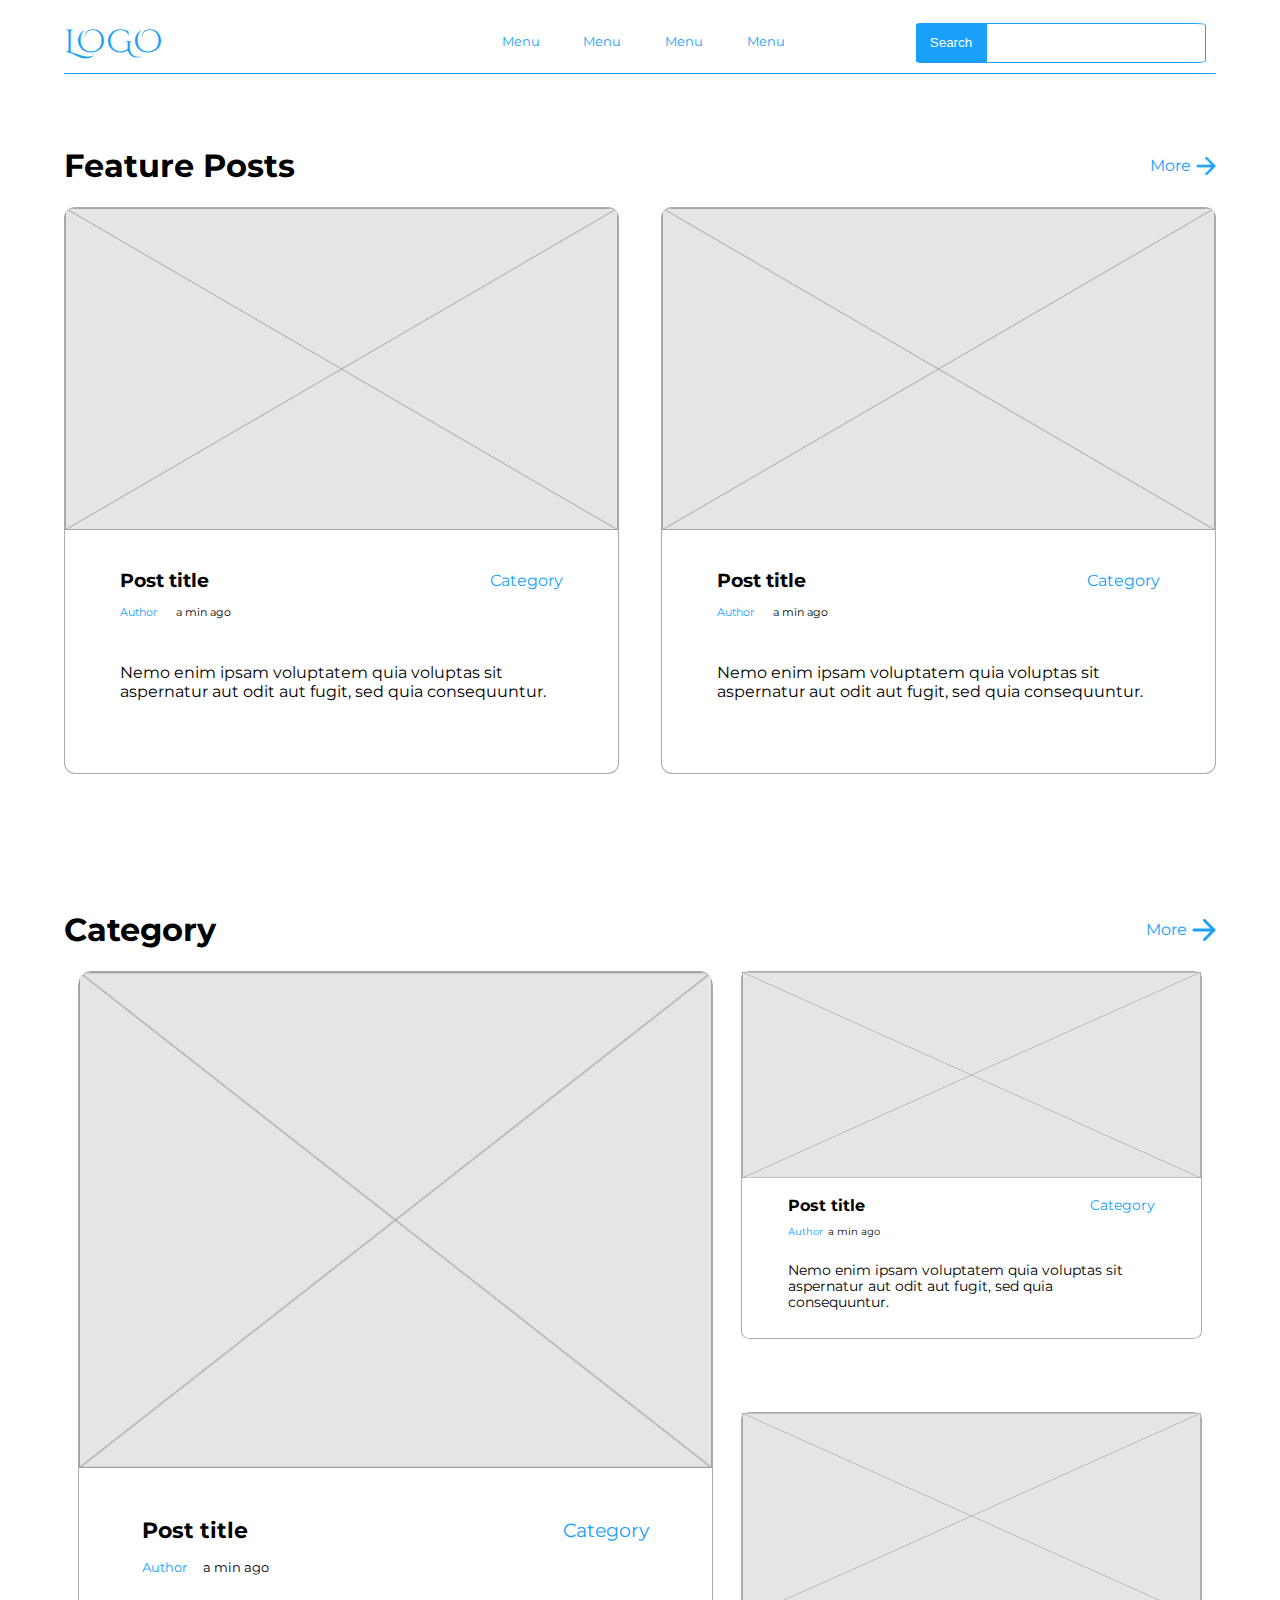
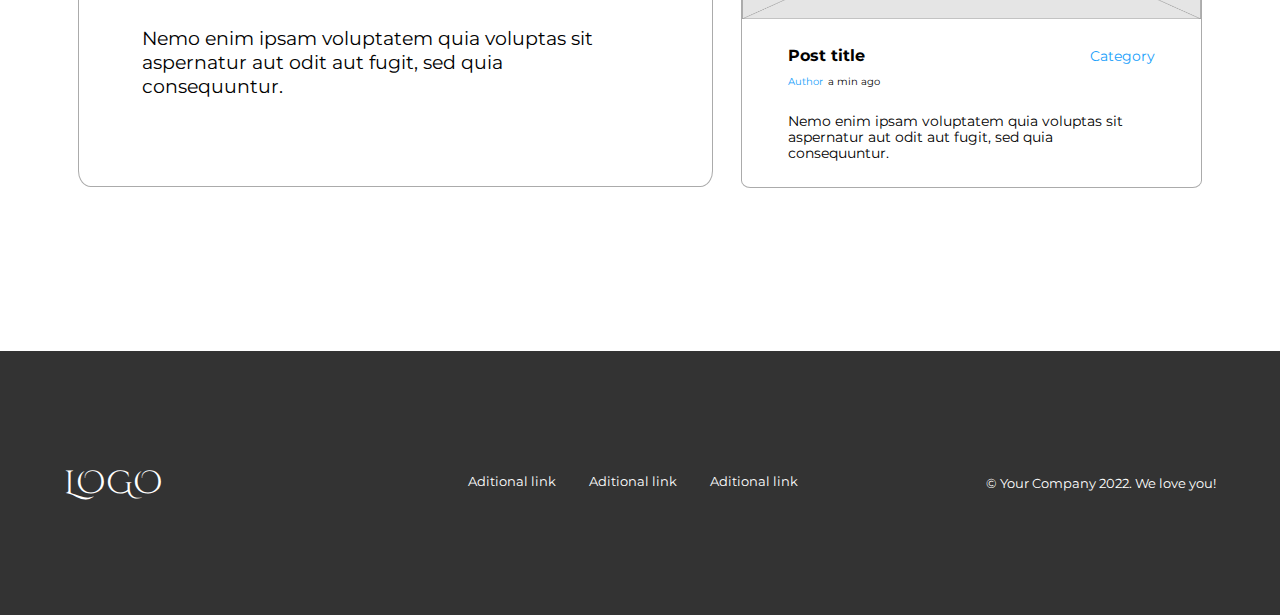
<file: Home/index.html>
<!DOCTYPE html>
<html lang="en">
  <head>
    <meta charset="UTF-8" />
    <meta name="viewport" content="width=device-width, initial-scale=1.0" />
    <title>Home</title>
    <link rel="stylesheet" href="style.css" />

    <link rel="preconnect" href="https://fonts.googleapis.com" />
    <link rel="preconnect" href="https://fonts.gstatic.com" crossorigin />
    <link
      href="https://fonts.googleapis.com/css2?family=Cinzel+Decorative:wght@400;700;900&family=Cinzel:wght@400..900&display=swap"
      rel="stylesheet"
    />
    <link rel="preconnect" href="https://fonts.googleapis.com" />
    <link rel="preconnect" href="https://fonts.gstatic.com" crossorigin />
    <link
      href="https://fonts.googleapis.com/css2?family=Cinzel+Decorative:wght@400;700;900&family=Cinzel:wght@400..900&family=Montserrat:ital,wght@0,100..900;1,100..900&display=swap"
      rel="stylesheet"
    />
  </head>
  <body>
    <header>
      <nav class="navbar">
        <div class="container-logo">
          LOGO
        </div>
        <ul class="nav-list">
          <li class="nav-item"> 
            <a href="#menu"; >Menu</a> 
          </li>
          <li class="nav-item"> 
            <a href="#menu"; >Menu</a> 
          </li>
          <li class="nav-item"> 
            <a href="#menu"; >Menu</a> 
          </li>
          <li class="nav-item"> 
            <a href="#menu"; >Menu</a> 
          </li>
        </ul>
        <div class="container-search">
          <button>Search</button
          ><input type="search" name="search" id="search" />
        </div>
      </nav>
    </header>
    <main>
      <section class="section-feature">
        <div class="container-title">
          <h1>Feature Posts</h1>
          <div class="more">
            <a href="#more"> More </a>
            <img class="flecha" src="imagenes/icono_flecha.png" alt="more">
          </div>
        </div>
        <div class="container-card1">
          <div class="card1">
            <img class="img-grande"
              src="imagenes/Rectangle.png"
              alt="img-card1"
            />
            <article class="article-grande">
              <div class="container-feature"> 
                <div class="container-title">
                  <h3>Post title</h3> 
                  <a href="#category">Category</a>
                </div>
                <div class="container-author">
                  <a class="author" href="#author">Author</a><p class="a-min-ago">a min ago</p>
                </div>
              </div>
              <p>
                Nemo enim ipsam voluptatem quia voluptas sit aspernatur aut odit aut fugit, sed quia consequuntur.
              </p>
            </article>
          </div>
          <div class="card1">
            <img class="img-grande"
              src="imagenes/Rectangle.png"
              alt="img-card1"
            />
            <article class="article-grande">
              <div class="container-feature"> 
                <div class="container-title">
                  <h3>Post title</h3> 
                  <a href="#category">Category</a>
                </div>
                <div class="container-author">
                  <a class="author" href="#author">Author</a><p class="a-min-ago">a min ago</p>
                </div>
              </div>
              <p>
                Nemo enim ipsam voluptatem quia voluptas sit aspernatur aut odit aut fugit, sed quia consequuntur.
              </p>
            </article>
          </div>
        </div>
      </section>

      
      <section class="section-category">
        <div class="container-title">
          <h1>Category</h1>
          <div class="more">
            <a href="#more">More </a>
            <img src="imagenes/icono_flecha.png" alt="more">
          </div>
        </div>
        <div class="container-card2">
          <div class="card-grande">
            <img class="img-grande-category"
              src="imagenes/Rectangle.png"
              alt="img-card1"
            />
            <article class="article-grande-column">
              <div class="container-feature"> 
                <div class="container-title">
                  <h3>Post title</h3> 
                  <a href="#category">Category</a>
                </div>
                <div class="container-author">
                  <a class="author" href="#author">Author</a><p class="a-min-ago">a min ago</p>
                </div>
              </div>
              <p>
                Nemo enim ipsam voluptatem quia voluptas sit aspernatur aut odit aut fugit, sed quia consequuntur.
              </p>
            </article>
          </div>
          <div class="container-card-column">
            <div class="card-column">
              <img class="img-column"
              src="imagenes/Rectangle.png"
              alt="img-card1"/>
              <article class="article-column">
                <div class="container-feature"> 
                  <div class="container-title">
                    <h3>Post title</h3> 
                    <a href="#category">Category</a>
                  </div>
                  <div class="container-author">
                    <a class="author" href="#author">Author</a><p class="a-min-ago">a min ago</p>
                  </div>
                </div>
                <p class="lorem-column">
                  Nemo enim ipsam voluptatem quia voluptas sit aspernatur aut odit aut fugit, sed quia consequuntur. 
                </p>
              </article>
            </div>
            <div class="card-column2">
              <img class="img-column"
              src="imagenes/Rectangle.png"
              alt="img-card1"/>
              <article class="article-column">
                <div class="container-feature"> 
                  <div class="container-title">
                    <h3>Post title</h3> 
                    <a href="#category">Category</a>
                  </div>
                  <div class="container-author">
                    <a class="author" href="#author">Author</a><p class="a-min-ago">a min ago</p>
                  </div>
                </div>
                <p class="lorem-column">
                  Nemo enim ipsam voluptatem quia voluptas sit aspernatur aut odit aut fugit, sed quia consequuntur.
                </p>
              </article>
            </div>
          </div>
        </div>
      </section>
    </main>



    <footer id="footer">
        <div class="footer-logo">
          LOGO
        </div>
        <ul class="footer-list">
          <li class="footer-item"> 
            <a href="#aditional-link"; >Aditional link</a> 
          </li>
          <li class="footer-item"> 
            <a href="#aditional-link"; >Aditional link</a> 
          </li>
          <li class="footer-item"> 
            <a href="#aditional-link"; >Aditional link</a> 
          </li>
        </ul>
        <div class="footer-company">
          © Your Company 2022. We love you!
        </div>
    </footer>
  </body>
</html>
</file>
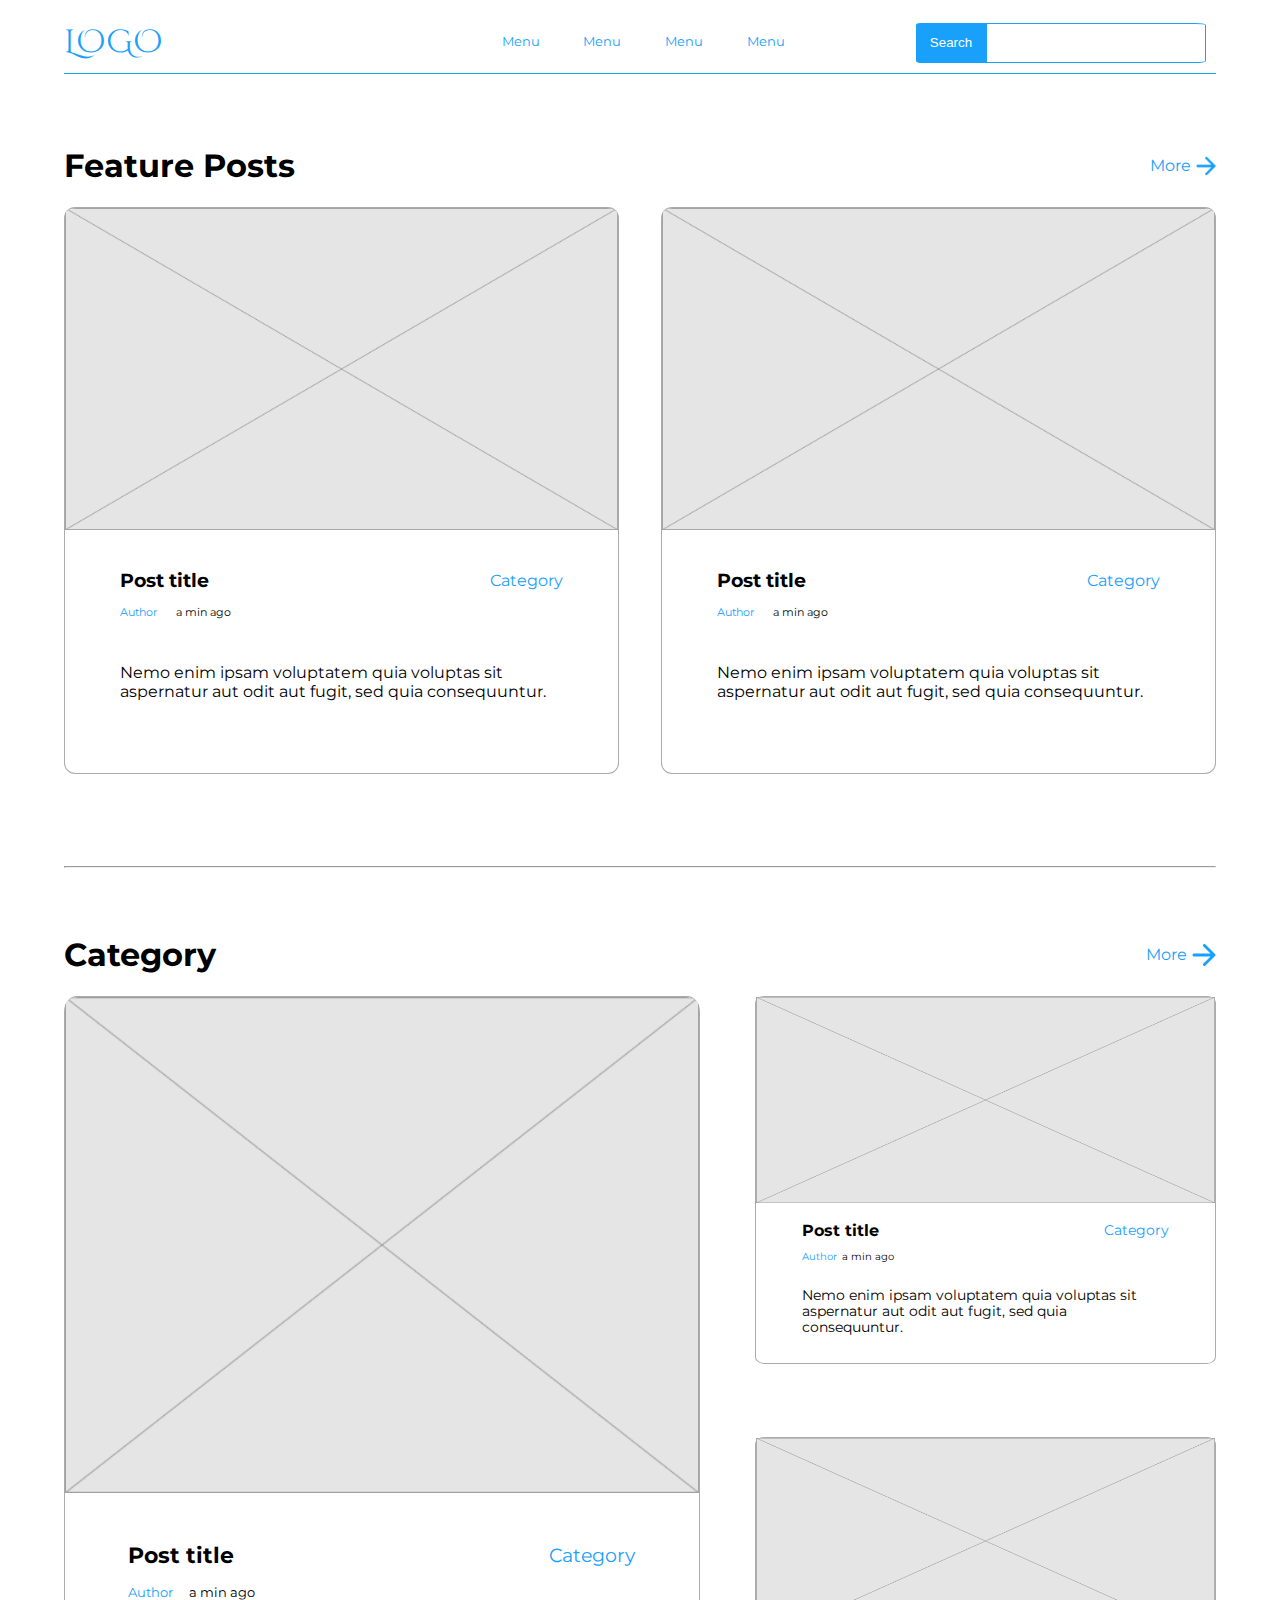
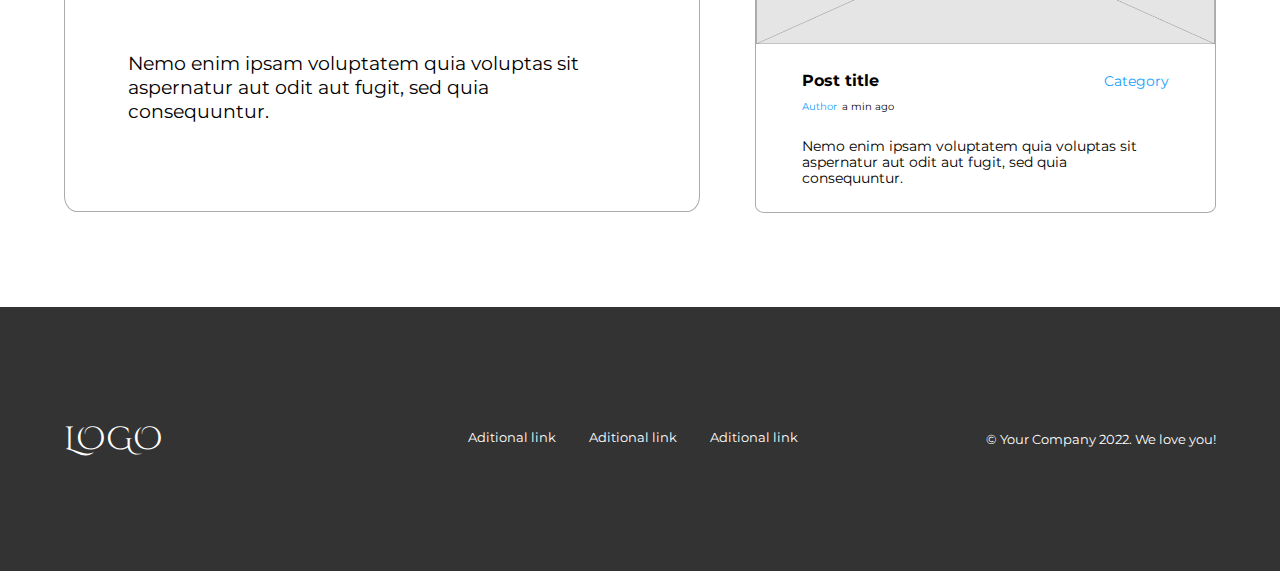
<file: home_page/index.html>
<!DOCTYPE html>
<html lang="en">
  <head>
    <meta charset="UTF-8" />
    <meta name="viewport" content="width=device-width, initial-scale=1.0" />
    <title>Home</title>
    <link rel="stylesheet" href="style.css" />

    <link rel="preconnect" href="https://fonts.googleapis.com" />
    <link rel="preconnect" href="https://fonts.gstatic.com" crossorigin />
    <link
      href="https://fonts.googleapis.com/css2?family=Cinzel+Decorative:wght@400;700;900&family=Cinzel:wght@400..900&display=swap"
      rel="stylesheet"
    />
    <link rel="preconnect" href="https://fonts.googleapis.com" />
    <link rel="preconnect" href="https://fonts.gstatic.com" crossorigin />
    <link
      href="https://fonts.googleapis.com/css2?family=Cinzel+Decorative:wght@400;700;900&family=Cinzel:wght@400..900&family=Montserrat:ital,wght@0,100..900;1,100..900&display=swap"
      rel="stylesheet"
    />
  </head>
  <body>
    <header>
      <nav class="navbar">
        <div class="container-logo">
          LOGO
        </div>
        <ul class="nav-list">
          <li class="nav-item"> 
            <a href="#menu"; >Menu</a> 
          </li>
          <li class="nav-item"> 
            <a href="#menu"; >Menu</a> 
          </li>
          <li class="nav-item"> 
            <a href="#menu"; >Menu</a> 
          </li>
          <li class="nav-item"> 
            <a href="#menu"; >Menu</a> 
          </li>
        </ul>
        <div class="container-search">
          <button>Search</button
          ><input type="search" name="search" id="search" />
        </div>
      </nav>
    </header>
    <main>
      <section class="section-feature">
        <div class="container-title">
          <h1>Feature Posts</h1>
          <div class="more">
            <a href="#more"> More </a>
            <img class="flecha" src="imagenes/icono_flecha.png" alt="more">
          </div>
        </div>
        <div class="container-card1">
          <div class="card1">
            <img class="img-grande"
              src="imagenes/Rectangle.png"
              alt="img-card1"
            />
            <article class="article-grande">
              <div class="container-feature"> 
                <div class="container-title">
                  <h3>Post title</h3> 
                  <a href="#category">Category</a>
                </div>
                <div class="container-author">
                  <a class="author" href="#author">Author</a><p class="a-min-ago">a min ago</p>
                </div>
              </div>
              <p>
                Nemo enim ipsam voluptatem quia voluptas sit aspernatur aut odit aut fugit, sed quia consequuntur.
              </p>
            </article>
          </div>
          <div class="card1">
            <img class="img-grande"
              src="imagenes/Rectangle.png"
              alt="img-card1"
            />
            <article class="article-grande">
              <div class="container-feature"> 
                <div class="container-title">
                  <h3>Post title</h3> 
                  <a href="#category">Category</a>
                </div>
                <div class="container-author">
                  <a class="author" href="#author">Author</a><p class="a-min-ago">a min ago</p>
                </div>
              </div>
              <p>
                Nemo enim ipsam voluptatem quia voluptas sit aspernatur aut odit aut fugit, sed quia consequuntur.
              </p>
            </article>
          </div>
        </div>
      </section>
      <hr>
      
      <section class="section-category">
        <div class="container-title">
          <h1>Category</h1>
          <div class="more">
            <a href="#more">More </a>
            <img src="imagenes/icono_flecha.png" alt="more">
          </div>
        </div>
        <div class="container-card2">
          <div class="card-grande">
            <img class="img-grande-category"
              src="imagenes/Rectangle.png"
              alt="img-card1"
            />
            <article class="article-grande-column">
              <div class="container-feature"> 
                <div class="container-title">
                  <h3>Post title</h3> 
                  <a href="#category">Category</a>
                </div>
                <div class="container-author">
                  <a class="author" href="#author">Author</a><p class="a-min-ago">a min ago</p>
                </div>
              </div>
              <p>
                Nemo enim ipsam voluptatem quia voluptas sit aspernatur aut odit aut fugit, sed quia consequuntur.
              </p>
            </article>
          </div>
          <div class="container-card-column">
            <div class="card-column">
              <img class="img-column"
              src="imagenes/Rectangle.png"
              alt="img-card1"/>
              <article class="article-column">
                <div class="container-feature"> 
                  <div class="container-title">
                    <h3>Post title</h3> 
                    <a href="#category">Category</a>
                  </div>
                  <div class="container-author">
                    <a class="author" href="#author">Author</a><p class="a-min-ago">a min ago</p>
                  </div>
                </div>
                <p class="lorem-column">
                  Nemo enim ipsam voluptatem quia voluptas sit aspernatur aut odit aut fugit, sed quia consequuntur. 
                </p>
              </article>
            </div>
            <div class="card-column2">
              <img class="img-column"
              src="imagenes/Rectangle.png"
              alt="img-card1"/>
              <article class="article-column">
                <div class="container-feature"> 
                  <div class="container-title">
                    <h3>Post title</h3> 
                    <a href="#category">Category</a>
                  </div>
                  <div class="container-author">
                    <a class="author" href="#author">Author</a><p class="a-min-ago">a min ago</p>
                  </div>
                </div>
                <p class="lorem-column">
                  Nemo enim ipsam voluptatem quia voluptas sit aspernatur aut odit aut fugit, sed quia consequuntur.
                </p>
              </article>
            </div>
          </div>
        </div>
      </section>
    </main>



    <footer id="footer">
        <div class="footer-logo">
          LOGO
        </div>
        <ul class="footer-list">
          <li class="footer-item"> 
            <a href="#aditional-link"; >Aditional link</a> 
          </li>
          <li class="footer-item"> 
            <a href="#aditional-link"; >Aditional link</a> 
          </li>
          <li class="footer-item"> 
            <a href="#aditional-link"; >Aditional link</a> 
          </li>
        </ul>
        <div class="footer-company">
          © Your Company 2022. We love you!
        </div>
    </footer>
  </body>
</html>
</file>
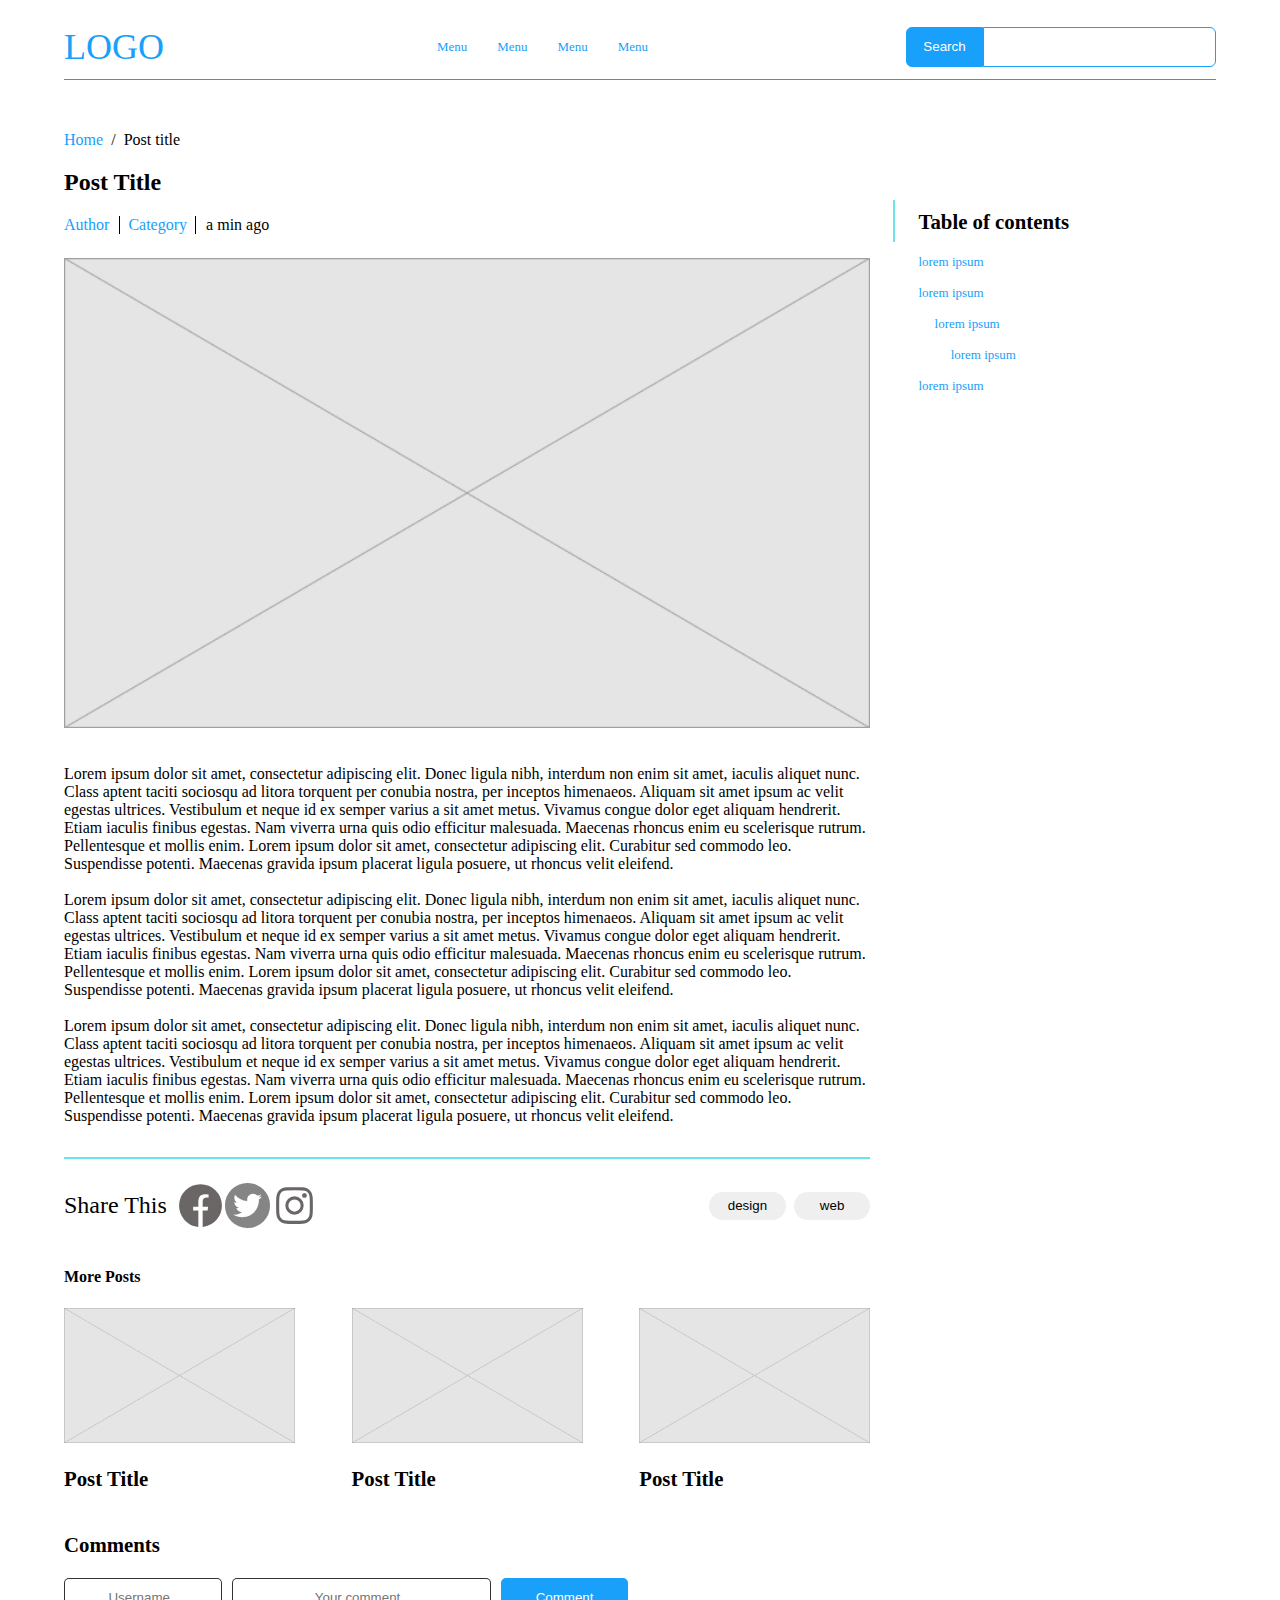
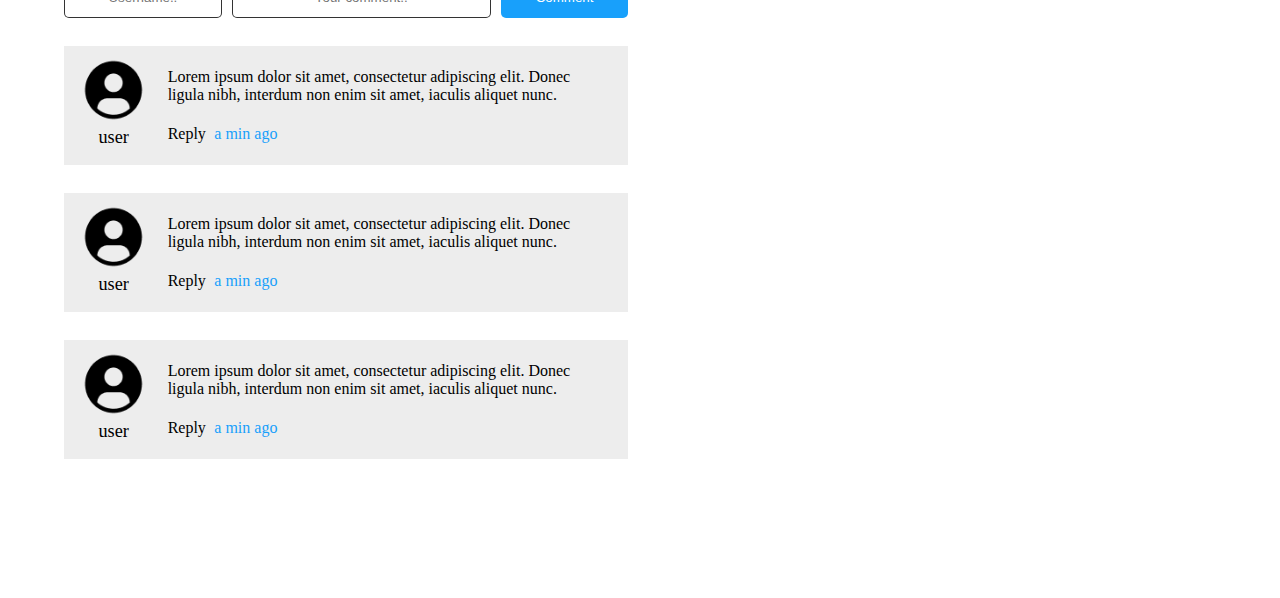
<file: single_page/index.html>
<!DOCTYPE html>
<html lang="en">
<head>
    <meta charset="UTF-8">
    <meta name="viewport" content="width=device-width, initial-scale=1.0">
    <title>Single Post</title>
    <link rel="stylesheet" href="style.css">
</head>
<body>
    <header>
        <nav>
            <p class="logo">LOGO</p>
            <ul>
                <li><a href="#menu"></a>Menu</li>
                <li><a href="#menu"></a>Menu</li>
                <li><a href="#menu"></a>Menu</li>
                <li><a href="#menu"></a>Menu</li>
            </ul>
            <div class="search-content">
                <button class="button-search">Search</button>
                <input type="search" name="search" id="search">
            </div>
        </nav>
    </header>
        <main>
            <section class="container-page">
                <div class="home">
                    <span>Home</span> <p>/</p> <p>Post title</p>
                </div>
                <h2>Post Title</h2>
                <div class="author">
                    <span>Author</span> <a href="#category">Category</a> <p>a min ago</p>
                </div>
                <div class="equis"><img src="imagenes/Rectangle.png" alt="Equis"></div>
                
                <p class="big-p">
                    Lorem ipsum dolor sit amet, consectetur adipiscing elit. Donec ligula nibh, interdum non enim sit amet, iaculis aliquet nunc. Class aptent taciti sociosqu ad litora torquent per conubia nostra, per inceptos himenaeos. Aliquam sit amet ipsum ac velit egestas ultrices. Vestibulum et neque id ex semper varius a sit amet metus. Vivamus congue dolor eget aliquam hendrerit. Etiam iaculis finibus egestas. Nam viverra urna quis odio efficitur malesuada. Maecenas rhoncus enim eu scelerisque rutrum. Pellentesque et mollis enim. Lorem ipsum dolor sit amet, consectetur adipiscing elit. Curabitur sed commodo leo. Suspendisse potenti. Maecenas gravida ipsum placerat ligula posuere, ut rhoncus velit eleifend.
                    <br>
                    <br>
                    Lorem ipsum dolor sit amet, consectetur adipiscing elit. Donec ligula nibh, interdum non enim sit amet, iaculis aliquet nunc. Class aptent taciti sociosqu ad litora torquent per conubia nostra, per inceptos himenaeos. Aliquam sit amet ipsum ac velit egestas ultrices. Vestibulum et neque id ex semper varius a sit amet metus. Vivamus congue dolor eget aliquam hendrerit. Etiam iaculis finibus egestas. Nam viverra urna quis odio efficitur malesuada. Maecenas rhoncus enim eu scelerisque rutrum. Pellentesque et mollis enim. Lorem ipsum dolor sit amet, consectetur adipiscing elit. Curabitur sed commodo leo. Suspendisse potenti. Maecenas gravida ipsum placerat ligula posuere, ut rhoncus velit eleifend.
                    <br>
                    <br>
                    Lorem ipsum dolor sit amet, consectetur adipiscing elit. Donec ligula nibh, interdum non enim sit amet, iaculis aliquet nunc. Class aptent taciti sociosqu ad litora torquent per conubia nostra, per inceptos himenaeos. Aliquam sit amet ipsum ac velit egestas ultrices. Vestibulum et neque id ex semper varius a sit amet metus. Vivamus congue dolor eget aliquam hendrerit. Etiam iaculis finibus egestas. Nam viverra urna quis odio efficitur malesuada. Maecenas rhoncus enim eu scelerisque rutrum. Pellentesque et mollis enim. Lorem ipsum dolor sit amet, consectetur adipiscing elit. Curabitur sed commodo leo. Suspendisse potenti. Maecenas gravida ipsum placerat ligula posuere, ut rhoncus velit eleifend. 
                </p>
                </div>
                <hr>
                <div class="container-share">
                    <div class="share">
                        <p class="p-search">Share This</p>
                        <div class="iconos">
                            <img src="imagenes/facebook-svgrepo-com.svg" alt="icono-facebook">
                            <img src="imagenes/twitter-3-logo-svgrepo-com.svg" alt="icono-twitter">
                            <img src="imagenes/instagram-svgrepo-com.svg" alt="icono-instagram">
                        </div>
                    </div>
                    <div class="container-button-designWeb">
                        <button>design</button>
                        <button>web</button>
                    </div>
                </div>
                <h4>More Posts</h4>
                <div class="more-post">
                    <div class="more-post-card"><img src="imagenes/Rectangle.png" alt="img-more-post"> <h3>Post Title</h3></div>
                    <div class="more-post-card"><img src="imagenes/Rectangle.png" alt="img-more-post"> <h3>Post Title</h3></div>
                    <div class="more-post-card"><img src="imagenes/Rectangle.png" alt="img-more-post"> <h3>Post Title</h3></div>
                </div>
                
                <h3>Comments</h3>
                
                <div class="comment-inputs">                 
                    <input type="text" name="User" id="inputUser" placeholder="Username..">                        
                    <input type="text" name="User" id="inputComment" placeholder="Your comment..">
                    <button class="comment-button">Comment</button>
                </div>

                <div class="container-comments">
                    <div class="users-comments">
                        <div class="user">
                            <img src="imagenes/user.png" alt="img-user">
                            <p class="align">user</p>
                        </div>
                        <div class="comment">
                            <p>
                                Lorem ipsum dolor sit amet, consectetur adipiscing elit. Donec ligula nibh, interdum non enim sit amet, iaculis aliquet nunc.                        </p>
                            <div class="reply"> 
                                <p>Reply</p> 
                                <span>a min ago</span>
                            </div>
                        </div>
                    </div>
    
                    <div class="users-comments">
                        <div class="user">
                            <img src="imagenes/user.png" alt="img-user">
                            <p class="align">user</p>
                        </div>
                        <div class="comment">
                            <p>
                                Lorem ipsum dolor sit amet, consectetur adipiscing elit. Donec ligula nibh, interdum non enim sit amet, iaculis aliquet nunc.                        </p>
                            <div class="reply"> 
                                <p>Reply</p> 
                                <span>a min ago</span>
                            </div>
                        </div>
                    </div>
    
    
                    <div class="users-comments">
                        <div class="user">
                            <img src="imagenes/user.png" alt="img-user">
                            <p class="align">user</p>
                        </div>
                        <div class="comment">
                            <p>
                                Lorem ipsum dolor sit amet, consectetur adipiscing elit. Donec ligula nibh, interdum non enim sit amet, iaculis aliquet nunc.                        </p>
                            <div class="reply"> 
                                <p>Reply</p> 
                                <span>a min ago</span>
                            </div>
                        </div>
                    </div>
                </div>
                
            </section>
            <hr class="space-hr">
            <aside>
                <h3>Table of contents</h3>
                <ul>
                    <li><a href="#lorem">lorem ipsum</a></li>
                    <li><a href="#lorem">lorem ipsum</a></li>
                    <li><a class="lorem-padding1"  href="#lorem">lorem ipsum</a></li>
                    <li><a class="lorem-padding2" href="#lorem">lorem ipsum</a></li>
                    <li><a href="#lorem">lorem ipsum</a></li>
                </ul>
            </aside>
        </main>
    <footer id="footer">
        <div class="footer-logo">
            LOGO
          </div>
          <ul class="footer-list">
            <li class="footer-item"> 
              <a href="#aditional-link"; >Aditional link</a> 
            </li>
            <li class="footer-item"> 
              <a href="#aditional-link"; >Aditional link</a> 
            </li>
            <li class="footer-item"> 
              <a href="#aditional-link"; >Aditional link</a> 
            </li>
          </ul>
          <div class="footer-company">
            © Your Company 2022. We love you!
          </div>
    </footer>
</body>
</html>
</file>
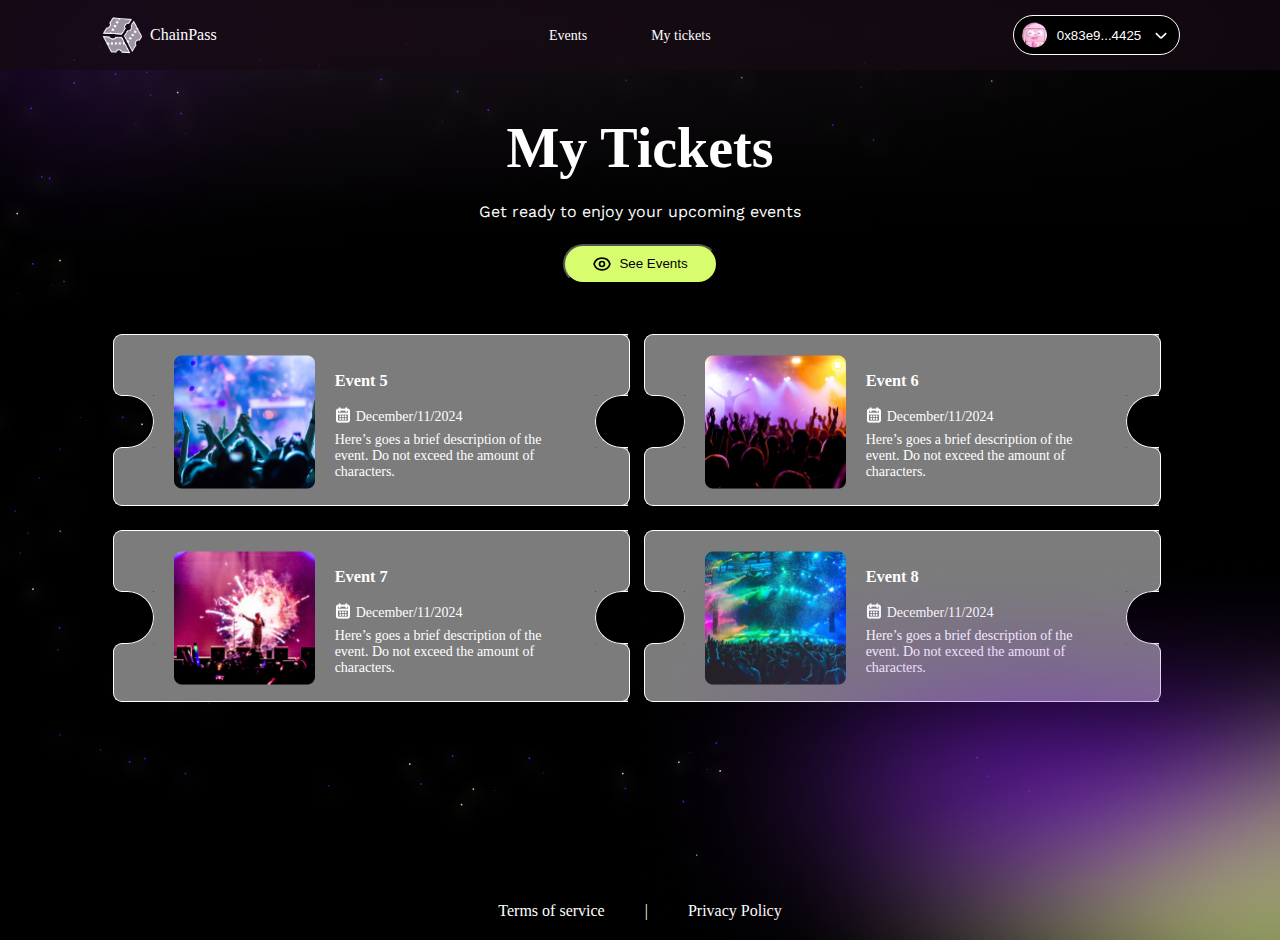
<file: tickets_page/index.html>
<!DOCTYPE html>
<html lang="en">
<head>
    <meta charset="UTF-8">
    <meta name="viewport" content="width=device-width, initial-scale=1.0">
    <title>Ticket's Page</title>
    <link rel="stylesheet" href="style.css">
    <link rel="preconnect" href="https://fonts.googleapis.com">
    <link rel="preconnect" href="https://fonts.gstatic.com" crossorigin>
    <link href="https://fonts.googleapis.com/css2?family=Work+Sans:ital,wght@0,100..900;1,100..900&display=swap" rel="stylesheet">
</head>
<body>
    <header>
        <nav class="navbar">
            <ul class="nav_list">
                <li class="nav_list-logo">
                    <img src="imagenes/logo.png" alt="logo">
                    <p>ChainPass</p>
                </li>
                <li class="nav_list-links">
                    <a href="#events">Events</a>
                    <a href="#my_tickets">My tickets</a>
                </li>
                <li>
                    <button class="nav_list-button"> <img src="imagenes/Ellipse 2.png" alt="arrow"><p>0x83e9...4425</p><img src="imagenes/arrow-down.svg" alt="arrow"></button>
                </li>
            </ul>
        </nav>
    </header>
    <main>
       <div class="title">
            <h1>My Tickets</h1>
            <p class="title-p">Get ready to enjoy your upcoming events</p>
            <button class="title-button"> <img src="imagenes/eye.svg" alt="eye"> <p>See Events</p></button>
        </div>
        <div class="container-tickets">
            <div class="container-tickets_row"> 
                <div class="container-tickets_row-ticket">
                    <div class="border-ticket">
                        <div class="ticket_top-left"></div>
                        <div class="cut-ticket-left"></div>
                        <div class="ticket_bottom-left"></div>
                    </div>
                    <div class="middle-ticket">
                        <img class="concert" src="imagenes/concert-blue.png" alt="concert-1">
                        <div class="ticket-text">
                            <h3>Event 5</h1>
                            <div class="ticket-text-calendar">
                                <img src="imagenes/calendar.png" alt="calendar">
                                <span>December/11/2024</span>
                            </div>
                            <p>Here’s goes a brief description of the event. Do not exceed the amount of characters.</p>
                        </div>
                    </div>
                    <div class="border-ticket">
                        <div class="ticket_top-right"></div>
                        <div class="cut-ticket-right"></div>
                        <div class="ticket_bottom-right"></div>
                    </div>
                </div>
                
                <div class="container-tickets_row-ticket">
                    <div class="border-ticket">
                        <div class="ticket_top-left"></div>
                        <div class="cut-ticket-left"></div>
                        <div class="ticket_bottom-left"></div>
                    </div>
                    <div class="middle-ticket">
                        <img class="concert" src="imagenes/concert-violet.png" alt="concert-1">
                        <div class="ticket-text">
                            <h3>Event 6</h1>
                            <div class="ticket-text-calendar">
                                <img src="imagenes/calendar.png" alt="calendar">
                                <span>December/11/2024</span>
                            </div>
                            <p>Here’s goes a brief description of the event. Do not exceed the amount of characters.</p>
                        </div>
                    </div>
                    <div class="border-ticket">
                        <div class="ticket_top-right"></div>
                        <div class="cut-ticket-right"></div>
                        <div class="ticket_bottom-right"></div>
                    </div>
                </div>
            </div>

            <div class="container-tickets_row"> 
                <div class="container-tickets_row-ticket">
                    <div class="border-ticket">
                        <div class="ticket_top-left"></div>
                        <div class="cut-ticket-left"></div>
                        <div class="ticket_bottom-left"></div>
                    </div>
                    <div class="middle-ticket">
                        <img class="concert" src="imagenes/concert-red.png" alt="concert-1">
                        <div class="ticket-text">
                            <h3>Event 7</h1>
                            <div class="ticket-text-calendar">
                                <img src="imagenes/calendar.png" alt="calendar">
                                <span>December/11/2024</span>
                            </div>
                            <p>Here’s goes a brief description of the event. Do not exceed the amount of characters.</p>
                        </div>
                    </div>
                    <div class="border-ticket">
                        <div class="ticket_top-right"></div>
                        <div class="cut-ticket-right"></div>
                        <div class="ticket_bottom-right"></div>
                    </div>
                </div>
                <div class="container-tickets_row-ticket">
                    <div class="border-ticket">
                        <div class="ticket_top-left"></div>
                        <div class="cut-ticket-left"></div>
                        <div class="ticket_bottom-left"></div>
                    </div>
                    <div class="middle-ticket">
                        <img class="concert" src="imagenes/concert-green.png" alt="concert-1">
                        <div class="ticket-text">
                            <h3>Event 8</h1>
                            <div class="ticket-text-calendar">
                                <img src="imagenes/calendar.png" alt="calendar">
                                <span>December/11/2024</span>
                            </div>
                            <p>Here’s goes a brief description of the event. Do not exceed the amount of characters.</p>
                        </div>
                    </div>
                    <div class="border-ticket">
                        <div class="ticket_top-right"></div>
                        <div class="cut-ticket-right"></div>
                        <div class="ticket_bottom-right"></div>
                    </div>
                </div>
            </div>
        </div>
    </main>
    <img class="difuminate-pink" src="imagenes/difuminate-pink.png" alt="difuminate-pink">
    <img class="difuminate-green" src="imagenes/difuminate-green.png" alt="difuminate-green">
    <footer class="footer">
        <span>Terms of service</span>
        <span>|</span>
        <span>Privacy Policy</span>
    </footer>
</body>
</html>
</file>
<file: Home/style.css>
body {
  font-family: "Montserrat";
  max-width: 1680px;
  margin: 0%;
}

header {
  margin-top: 1%;
  width: 100%;
  align-items: center;
  display: flex;
  justify-content: center;
}

.navbar {
  width: 90%;
  height: 60px;
  display: flex;
  justify-content: space-between;
  align-items: center;
  border-bottom: 1px solid #18a0fb
}

.container-logo {
  font-family: "Cinzel Decorative";
  color: #18a0fb;
  font-size: 200%;
}

.nav-list {
  color: #18a0fb;
  list-style: none;
  margin: 0%;
  display: flex;
  justify-content: space-between;
  margin-left: 15%;
  width: 25%;
}

a, a:link {
  text-decoration: none;
  color: #18a0fb;
  align-content: center;
  margin: 0;
  padding: 0%;

}

.nav-item {
  color: #18a0fb;
  width: 15%;
  height: 18px;
  font-size: 80%;
  margin: 0%;
}

.container-search {
  width: 300px;
}

button {
  width: 70px;
  height: 40px;
  border: 0px;
  border-radius: 6% 0% 0% 6%;
  background-color: #18a0fb;
  color: #FFFFFF;
}

input[type="search"] {
  height: 40px;
  width: 220px;
  border: 1px solid #18a0fb;
  border-radius: 0% 5% 5% 0%;
}

main {
  padding: 4% 5%;
}

.section-feature {
  margin-bottom: 10%;
}

.section-category {
  margin-bottom: 10%;
}

.container-title1 {
  display: flex;
  justify-content: space-between;
}

h2 {
  margin: 0%;
}


.more {
  display: flex;
  padding: 0%; 
  align-items: center;
  gap: 5px;
}

.flecha {
  height: 20px;
  width: 20px;
}

img[href="#more"] {
  align-content: center; 
}


.container-card1 {
  display: flex;
  justify-content: space-between;
}

.card1 {
  width: 48%;
  display: flex;
  flex-direction: column;
  background-color: #FFFFFF;   
  border: 1px solid rgba(0, 0, 0, 0.329);
  border-radius: 2%;
}

.article-grande {
  padding: 7% 10% 10% 10%;
  height: auto;
}

.article-grande-column {
  padding: 7% 10% 10% 10%;
  height: auto;
  font-size: 120%;
}

.container-feature {
  display: flex;
  flex-direction: column;
  justify-content: space-between;
  margin: 0%;
}

.container-title {
  display: flex;
  justify-content: space-between;
}

h3 {
  margin: 0;
}

.container-author {
  display: flex;
  justify-content: space-between;
  font-size: 70%;
  width: 25%;
  margin-top: 3%;
}

.author {
  margin-bottom: 0;
  margin-top: 8%;
}

article p {
  margin-top: 10%;
} 

footer {
  background: #000000CC;
  display: flex;
  justify-content: space-around;
  height: 264px;
}

.img-grande {
  border-radius: 2% 2% 0% 0%;
  width: 100%;
}

.container-card2 {
  display: flex;
  justify-content: space-around;
  height: 814px;
}


.card-grande {
  width: 55%;
  background-color: #FFFFFF;   
  border: 1px solid rgba(0, 0, 0, 0.329);
  border-radius: 2%;
  height: 814px;
}

.img-grande-category {
  border-radius: 2% 2% 0% 0%;
  width: 100%;
  height: 496px;
}

.container-card-column {
  width: 40%;
  display: flex;
  flex-direction: 
  column;  padding: 0% 0% 5% 0%;
  height: auto;
}

.card-column {
  background-color: #FFFFFF;   
  border: 1px solid rgba(0, 0, 0, 0.329);
  border-radius: 2%;
  height: 374px;
  margin-bottom: 16%;
}

.card-column2 {
  background-color: #FFFFFF;   
  border: 1px solid rgba(0, 0, 0, 0.329);
  border-radius: 2%;
  height: 374px;
}

.img-column {
  width: 100%;
  height: 206px;
}

.a-min-ago {
  margin: 0%;
}

.card-column article {
  padding: 3% 10% 3% 10%;
}

.article-column {
  height: 32%;
  padding: 5% 10% 5% 10%;
  font-size: 85%;
}

.lorem-column {
  margin-top: 7%;
}

#footer {
  justify-content: space-between;
  align-items: center;
  padding: 0% 5%;
}

.footer-logo{
  font-family: "Cinzel Decorative";
  color: white;
  font-size: 200%;
}


.footer-list {
  color: white;
  list-style: none;
  margin: 0%;
  display: flex;
  justify-content: space-between;
  margin-left: 8%;
  width: 30%;
}

.footer-item {
  color: white;
  width: 30%;
  height: 18px;
  font-size: 80%;
  margin: 0%;
}


a[href="#aditional-link"], a:link[href="#aditional-link"] {
  text-decoration: none;
  color: white;
  align-content: center;
  margin: 0;
  padding: 0%;

}

.footer-company {
  color: #FFFFFF;
  font-size: 80%;
}
</file>
<file: home_page/style.css>
body {
  font-family: "Montserrat";
  max-width: 1680px;
  margin: 0%;
}

header {
  margin-top: 1%;
  width: 100%;
  align-items: center;
  display: flex;
  justify-content: center;
}

.navbar {
  width: 90%;
  height: 60px;
  display: flex;
  justify-content: space-between;
  align-items: center;
  border-bottom: 1px solid #18a0fb
}

.container-logo {
  font-family: "Cinzel Decorative";
  color: #18a0fb;
  font-size: 200%;
}

.nav-list {
  color: #18a0fb;
  list-style: none;
  margin: 0%;
  display: flex;
  justify-content: space-between;
  margin-left: 15%;
  width: 25%;
}

a, a:link {
  text-decoration: none;
  color: #18a0fb;
  align-content: center;
  margin: 0;
  padding: 0%;

}

.nav-item {
  color: #18a0fb;
  width: 15%;
  height: 18px;
  font-size: 80%;
  margin: 0%;
}

.container-search {
  width: 300px;
}

button {
  width: 70px;
  height: 40px;
  border: 0px;
  border-radius: 6% 0% 0% 6%;
  background-color: #18a0fb;
  color: #FFFFFF;
}

input[type="search"] {
  height: 40px;
  width: 220px;
  border: 1px solid #18a0fb;
  border-radius: 0% 5% 5% 0%;
}

main {
  padding: 4% 5%;
}

.section-feature {
  margin-bottom: 8%;
}

.section-feature__title
.section-feature__title-icon

hr {
  width: 4%;
  border: 1px solid aqua;
}

.section-category {
  margin: 4% 0%;
}

.container-title1 {
  display: flex;
  justify-content: space-between;
}

h2 {
  margin: 0%;
}


.more {
  display: flex;
  padding: 0%; 
  align-items: center;
  gap: 5px;
}

.flecha {
  height: 20px;
  width: 20px;
}

img[href="#more"] {
  align-content: center; 
}


.container-card1 {
  display: flex;
  justify-content: space-between;
}

.card1 {
  width: 48%;
  display: flex;
  flex-direction: column;
  background-color: #FFFFFF;   
  border: 1px solid rgba(0, 0, 0, 0.329);
  border-radius: 2%;
}

.article-grande {
  padding: 7% 10% 10% 10%;
  height: auto;
}

.article-grande-column {
  padding: 7% 10% 10% 10%;
  height: auto;
  font-size: 120%;
}

.container-feature {
  display: flex;
  flex-direction: column;
  justify-content: space-between;
  margin: 0%;
}

.container-title {
  display: flex;
  justify-content: space-between;
}

h3 {
  margin: 0;
}

.container-author {
  display: flex;
  justify-content: space-between;
  font-size: 70%;
  width: 25%;
  margin-top: 3%;
}

.author {
  margin-bottom: 0;
  margin-top: 8%;
}

article p {
  margin-top: 10%;
} 

footer {
  background: #000000CC;
  display: flex;
  justify-content: space-around;
  height: 264px;
}

.img-grande {
  border-radius: 2% 2% 0% 0%;
  width: 100%;
}

.container-card2 {
  display: flex;
  justify-content: space-between;
  height: 814px;
}


.card-grande {
  width: 55%;
  background-color: #FFFFFF;   
  border: 1px solid rgba(0, 0, 0, 0.329);
  border-radius: 2%;
  height: 814px;
}

.img-grande-category {
  border-radius: 2% 2% 0% 0%;
  width: 100%;
  height: 496px;
}

.container-card-column {
  width: 40%;
  display: flex;
  flex-direction: 
  column;  padding: 0% 0% 5% 0%;
  height: auto;
}

.card-column {
  background-color: #FFFFFF;   
  border: 1px solid rgba(0, 0, 0, 0.329);
  border-radius: 2%;
  height: 374px;
  margin-bottom: 16%;
}

.card-column2 {
  background-color: #FFFFFF;   
  border: 1px solid rgba(0, 0, 0, 0.329);
  border-radius: 2%;
  height: 374px;
}

.img-column {
  width: 100%;
  height: 206px;
}

.a-min-ago {
  margin: 0%;
}

.card-column article {
  padding: 3% 10% 3% 10%;
}

.article-column {
  height: 32%;
  padding: 5% 10% 5% 10%;
  font-size: 85%;
}

.lorem-column {
  margin-top: 7%;
}

#footer {
  justify-content: space-between;
  align-items: center;
  padding: 0% 5%;
}

.footer-logo{
  font-family: "Cinzel Decorative";
  color: white;
  font-size: 200%;
}


.footer-list {
  color: white;
  list-style: none;
  margin: 0%;
  display: flex;
  justify-content: space-between;
  margin-left: 8%;
  width: 30%;
}

.footer-item {
  color: white;
  width: 30%;
  height: 18px;
  font-size: 80%;
  margin: 0%;
}


a[href="#aditional-link"], a:link[href="#aditional-link"] {
  text-decoration: none;
  color: white;
  align-content: center;
  margin: 0;
  padding: 0%;

}

.footer-company {
  color: #FFFFFF;
  font-size: 80%;
}
</file>
<file: single_page/style.css>
body {
  margin: 0;
  box-sizing: border-box;
}

header {
  padding: 2% 5%;
  color: #18a0fb;
}

nav {
  display: flex;
  justify-content: space-between;
  border-bottom: 1px solid #18a0fb;
  padding-bottom: 1%;
  align-items: center;
}

.logo {
  font-size: 36px;
}
ul,
ul li {
  margin: 0%;
  padding: 0%;
  text-decoration: none;
  display: flex;
  gap: 15px;
  font-size: 90%;
}

.search-content {
  display: flex;
  height: 40px;
}

.button-search {
  background-color: #18a0fb;
  color: #FFFFFF;
  width: 77px;
  border-radius: 6px 0px 0px 6px;
  border: 1px solid #18a0fb;
}

#search {
  width: 233px;
  height: 40px;
  border: 1px solid #18a0fb;
  border-radius: 0px 6px 6px 0px;

}

p {
  margin: 0%;
}

main {
  display: flex;
  padding: 2% 5% 5% 5%;
}

section {
  width: 70%;
}


.home {
  display: flex;
  gap: 1%;
}

span {
  color: #18a0fb;
}

.author {
  display: flex;
  gap: 10px;
}

.author a {
  padding: 0% 1%;
  border-left: 1px solid;
  border-right: 1px solid;
  text-decoration: none;
  color: #18a0fb;
  border-color: black;
}

.equis {
  margin-top: 3%;
}

.big-p {
  margin: 4% 0%;
}


.container-share {
  display: flex;
  justify-content: space-between;
  align-items: center;
  margin: 3% 0% 5% 0%;
}

.share {
  display: flex;
  justify-content: space-between;
  width: 20%;
  gap: 5%;
  align-items: center;
  height: 45px;
  font-size: 150%;
}

.iconos {
  display: flex;
}

.p-search{
  width: 200%;
}

.container-button-designWeb {
  display: flex;
  width: 20%;
  gap: 5%;
}

.container-button-designWeb button {
  width: 100%;
  height: 80%;
  border-radius: 100px;
  border: 0;
  padding: 4%;
}

.more-post {
  display: flex;
  gap: 7%; 
}

.more-post-card{
  width: 30%;
}

img {
  width: 100%;
}

.comment-inputs {
  display: flex;
  gap: 10px;
  width: 70%;
  height: 40px;
}


#inputUser {
  width: 30%;
  border-radius: 5px;
  border: 1px solid #000000CC;
  text-align: center;
}

#inputComment {
  width: 50%;
  border-radius: 5px;
  border: 1px solid #000000CC;
  text-align: center;
}

.comment-button {
  width: 25%;
  border-radius: 5px;
  border: #000000CC;
  color: #FFFFFF;
  background-color: #18a0fb;
}

.container-comments {
  display: flex;
  flex-direction: column;
  gap: 10%;
  width: 70%;
}

.users-comments {
  height: 30%;
  display: flex;
  justify-content: space-between;
  padding: 2% 3%;
  background-color:  #C4C4C44D;
  margin-top: 5%;
}

.align {
  text-align: center;
  font-size: 114%;
}

.comment {
  width: 90%;
  padding: 2% 4%;
}

.reply {
  display: flex;
  gap: 2%;
  margin-top: 5%;
}

aside {
  width: 20%;
  margin-top: 5%;
}

h3 {
  font-size: 130%;
}

aside ul{
  display: flex;
  flex-direction: column;
}

a[href="#lorem"] {
  text-decoration: none;
  color:#18a0fb;
}

.space-hr {
  margin: 6% 2% 0% 2%;
  height: 40px;
  color:  #6DE4EA;
}

.lorem-padding1 {
  padding-left: 7%;
}

.lorem-padding2 {
  padding-left: 14%;
}

hr {
  border: 1px solid #6DE4EA;
}


.footer {
  display: flex;
  justify-content: space-between;
  align-items: center;
  padding: 0% 5%;
  background-color: #000000CC;
  height: 200px;
}

.footer-logo{
  font-family: "Cinzel Decorative";
  color: white;
  font-size: 36px;

}


.footer-list {
  color: white;
  list-style: none;
  margin: 0%;
  display: flex;
  justify-content: space-between;
  margin-left: 8%;
  width: 30%;
}

.footer-item {
  color: white;
  width: 30%;
  height: 18px;
  font-size: 80%;
  margin: 0%;
}

a[href="#aditional-link"], a:link[href="#aditional-link"] {
  text-decoration: none;
  color: white;
  align-content: center;
  margin: 0;
  padding: 0%;

}

.footer-company {
  color: #FFFFFF;
  font-size: 80%;
}
</file>
<file: tickets_page/style.css>
body {
  margin: 0;
  box-sizing:border-box;
  background-image: url(/tickets_page/imagenes/stars.png); 
  position: relative;
  background-color: black;
}

header {
  margin: 0;
  background-color: rgba(22, 10, 20, 0.774);
  padding: 15px 0;
}

.navbar {
  padding: 0 100px;
  color: white;
  align-items: center;
}

.nav_list {
  display: flex;
  justify-content: space-between;
  list-style: none;
  padding: 0;
  align-items: center;
  margin: 0;
}

.nav_list-logo {
  display: flex;
  align-items: center;
  gap: 5px;
}

.nav_list-logo img {
  width: 45px;
  height: 40px;
}

.nav_list-links {
  margin-left: 30px;
}

.nav_list-links a {
  text-decoration: none;
  color: white;
  padding: 10px 30px;
  font-size: 14px;
}

.nav_list-links a:hover, .nav_list-links a:active {
  border-bottom: 2px solid #ff00c8c0;
}

.nav_list-items {
  text-decoration: none;
}


.nav_list-button {
  display: flex;
  align-items: center;
  justify-content: center;
  width: 167px;
  height: 40px;
  border-radius: 80px;
  border: 1px solid white;
  background-color: black;
  color: white;
  gap: 10px;
}

p {
  margin: 0;
}

main {
  margin-bottom: 130px;
}

.title {
  display: flex;
  flex-direction: column;
  justify-content: center;
  font-family: Trap;
  font-size: 56px;
  line-height: 61.6px;
  color: white;
  align-items: center;
  padding-top: 48px;
  gap: 10px;
}

.title-p {
  margin: 10px;
  font-family: Work Sans;
  font-size: 16px;
  line-height: 24px;
  text-align: center;
  color: white;
}

h1 {
  margin: 0;
  text-align: center;
  font-size: 56px;
}

.title-button {
  width: 155px;
  height: 40px;
  border-radius: 30px;
  background-color: #d7fc6e;
  display: flex;
  align-items: center;
  justify-content: center;
  gap: 7px;
}

.title-button img {
  height: 20px;
  width: 20px;
  padding: 0;
}

.p {
  margin: 0;
}

.container-tickets {
  gap: 24px;
  height: 368px;
  display: flex;
  flex-direction: column;
  justify-content: center;
  padding: 50px 100px;
  align-items: center
}

.container-tickets_row {
  gap: 24px;
  width: 1038px;
  height: 172px;
  display: flex;
  background-color: transparent;
}

.border-ticket {
  width: 50px;
  align-content: center;
}

.ticket_top-left{
  height: 35%;
  background-color: rgb(124, 124, 124);
  border-top: 1px solid white;
}

.ticket_top-right {
  height: 35%;
  background-color: rgb(124, 124, 124);
  border-top: 1px solid white;
}

.ticket_bottom-right {
  height: 33%;
  background-color: rgb(124, 124, 124);
  border-bottom: 1px solid white;
}

.ticket_bottom-left {
  height: 33%;
  background-color: rgb(124, 124, 124);
  border-bottom: 1px solid white;
  border-left: 1px solid white;
}

.cut-ticket-left {
  position: relative;
  height: 30%;
  border-radius: 0 100px 100px 0;
  box-shadow: 7px 0 0 6px rgb(124, 124, 124);
  border-right: 1px solid white;
  border-top: 1px solid white;
  border-bottom: 1px solid white;
}

.cut-ticket-left::before {
  content: "";
  position: absolute;
  height: 60px;
  width: 8px;
  border-radius: 10px 0 0 10px;
  top: -62px;
  left: -8px;
  background-color: rgb(124, 124, 124);
  border: 1px solid white;
  border-right: none ;
}

.cut-ticket-left::after {
  content: "";
  position: absolute;
  height: 57px;
  width: 8px;
  border-radius: 10px 0 0 10px;
  top: 51px;
  left: -8px;
  background-color: rgb(124, 124, 124);
  border: 1px solid white;
  border-right: none ;
}

.cut-ticket-right {
  position: relative;
  height: 30%;
  border-radius: 100px 0 0 100px;
  box-shadow: -7px 0 0px 6px rgb(124, 124, 124);
  border: 1px solid white;
  border-right: none;
}

.cut-ticket-right::before {
  content: "";
  position: absolute;
  height: 60px;
  width: 8px;
  border-radius: 0 10px 10px 0;
  top: -62px;
  left: 25px;
  background-color: rgb(124, 124, 124);
  border: 1px solid white;
  border-left: none ;
}

.cut-ticket-right::after {
  content: "";
  position: absolute;
  height: 57px;
  width: 8px;
  border-radius: 0 10px 10px 0;
  top: 51px;
  left: 25px;
  background-color: rgb(124, 124, 124);
  border: 1px solid white;
  border-left: none ;
}

.container-tickets_row-ticket {
  width: 507px;
  height: 172px;
  display: flex;
}

.ticket-text {
  color:white;
  font-size: 14px;
  padding: 20px;
}

.ticket-text-calendar {
  display: flex;
  align-items: center;
  height: 20px;
  margin: 0 0 5px 0 ;
  gap: 5px;
}

.ticket-text-calendar img {
  height: 16px;
  width: 16px;
  margin-bottom: 5px;
}

.middle-ticket {
  background-color: rgb(124, 124, 124);
  display: flex;
  border-top: 1px solid white;
  border-bottom: 1px solid white;
}

.concert {
  width: 142px;
  height: 134px;
  border-radius: 8px;
  padding: 20px 0px 20px 20px;
}

.difuminate-pink {
    width: 1000px;
    height: 400px;
    position: absolute;
    left: 600px;
    bottom: 0;
}
.difuminate-green {
    width: 800px;
    height: 400px;
    position: absolute;
    left: 700px;
    bottom: 0;
}

.footer {
  color: white;
  display: flex;
  justify-content: center;
  align-items: center;
  padding: 20px;
  background-color: black;
  gap: 40px;
}
</file>
